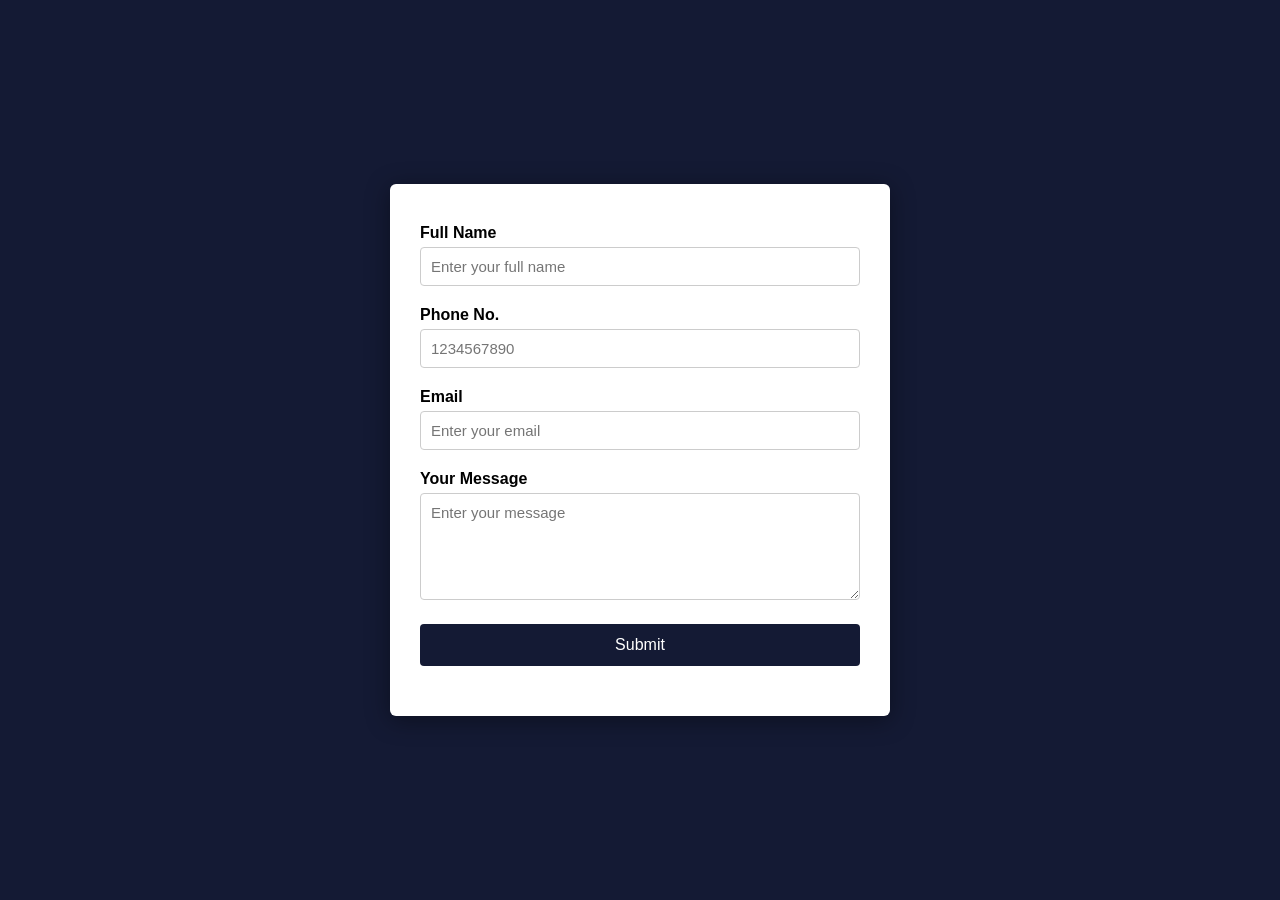
<file: form-validetion/index.html>
<!DOCTYPE html>
<html lang="en">
<head>
    <meta charset="UTF-8">
    <meta name="viewport" content="width=device-width, initial-scale=1.0">
    <title>Form Validation</title>
    <link rel="stylesheet" href="style.css">
</head>
<body>

<div class="container">
    <form id="contact-form">

        <div class="input-group">
            <label>Full Name</label>
            <input type="text" id="contact-name" placeholder="Enter your full name">
            <span class="error" id="name-error"></span>
        </div>

        <div class="input-group">
            <label>Phone No.</label>
            <input type="tel" id="contact-phone" placeholder="1234567890">
            <span class="error" id="phone-error"></span>
        </div>

        <div class="input-group">
            <label>Email</label>
            <input type="email" id="contact-email" placeholder="Enter your email">
            <span class="error" id="email-error"></span>
        </div>

        <div class="input-group">
            <label>Your Message</label>
            <textarea rows="5" id="contact-message" placeholder="Enter your message"></textarea>
            <span class="error" id="message-error"></span>
        </div>

        <button type="submit">Submit</button>
        <span id="submit-error" class="submit-error"></span>

    </form>
</div>

<script src="form.js"></script>
</body>
</html>
</file>
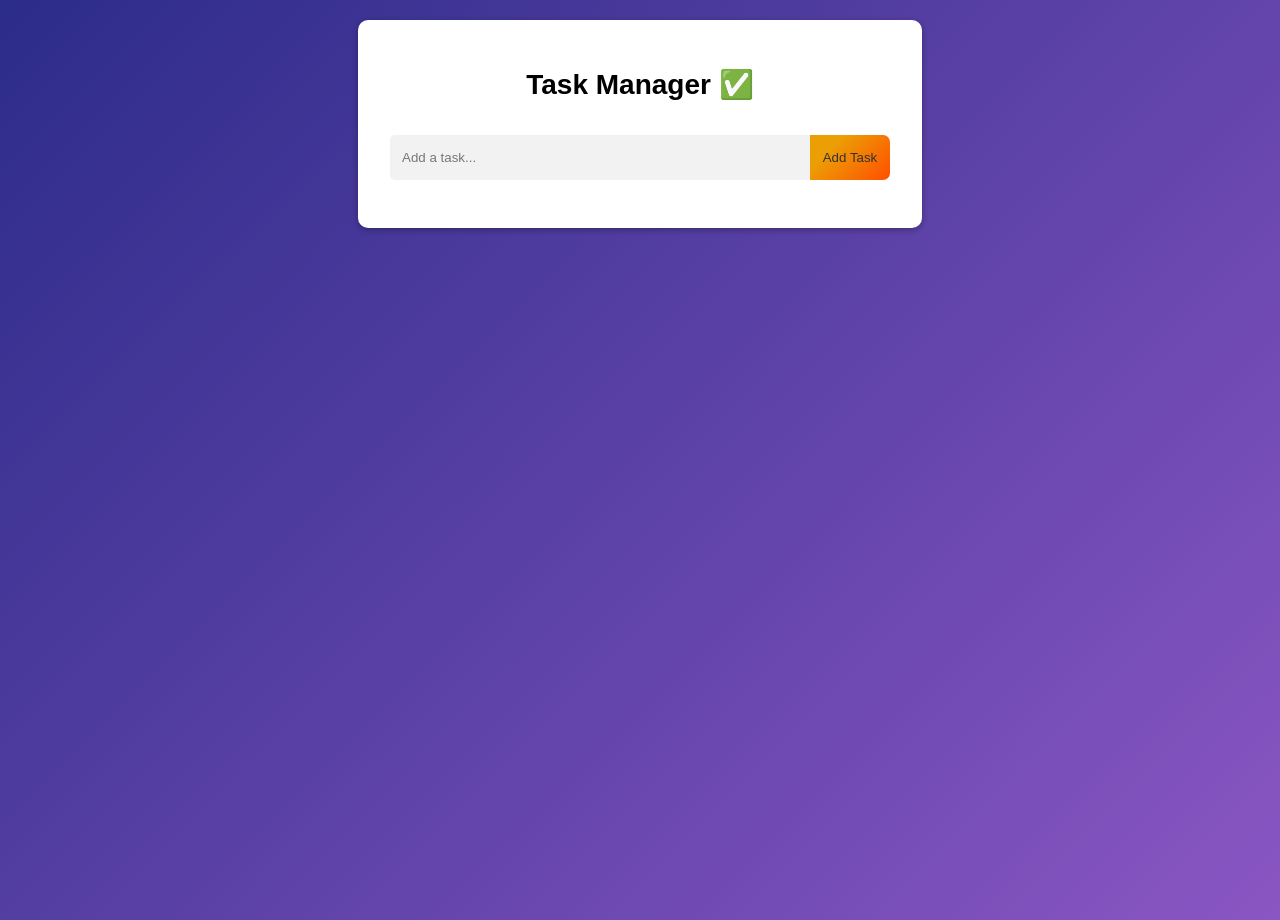
<file: task/index.html>
<!DOCTYPE html>
<html lang="en">

<head>
  <meta charset="UTF-8">
  <meta name="viewport" content="width=device-width, initial-scale=1.0">
  <title>Task Manager</title>
  <link rel="stylesheet" href="style.css">
</head>

<body>
    <section class="taskManager">
        <header class="card">
          <h1>Task Manager ✅</h1>
          <form id="taskForm" >
            <input type="text" id="taskInput" placeholder="Add a task...">
            <button type="submit">Add Task</button>
          </form>
        </header>
      
        <section id="taskContainer"></section>
    </section>
    <div class="confirm">
        <h1>Confirm your action</h1>
        <p>Are you <strong>really</strong> sure that you want to delete this task?</p>
        <button class="cancel">Cancel</button>
        <button autofocus class="confirmed">Confirm</button>
    </div>
  <script src="script.js"></script>
</body>

</html>
</file>
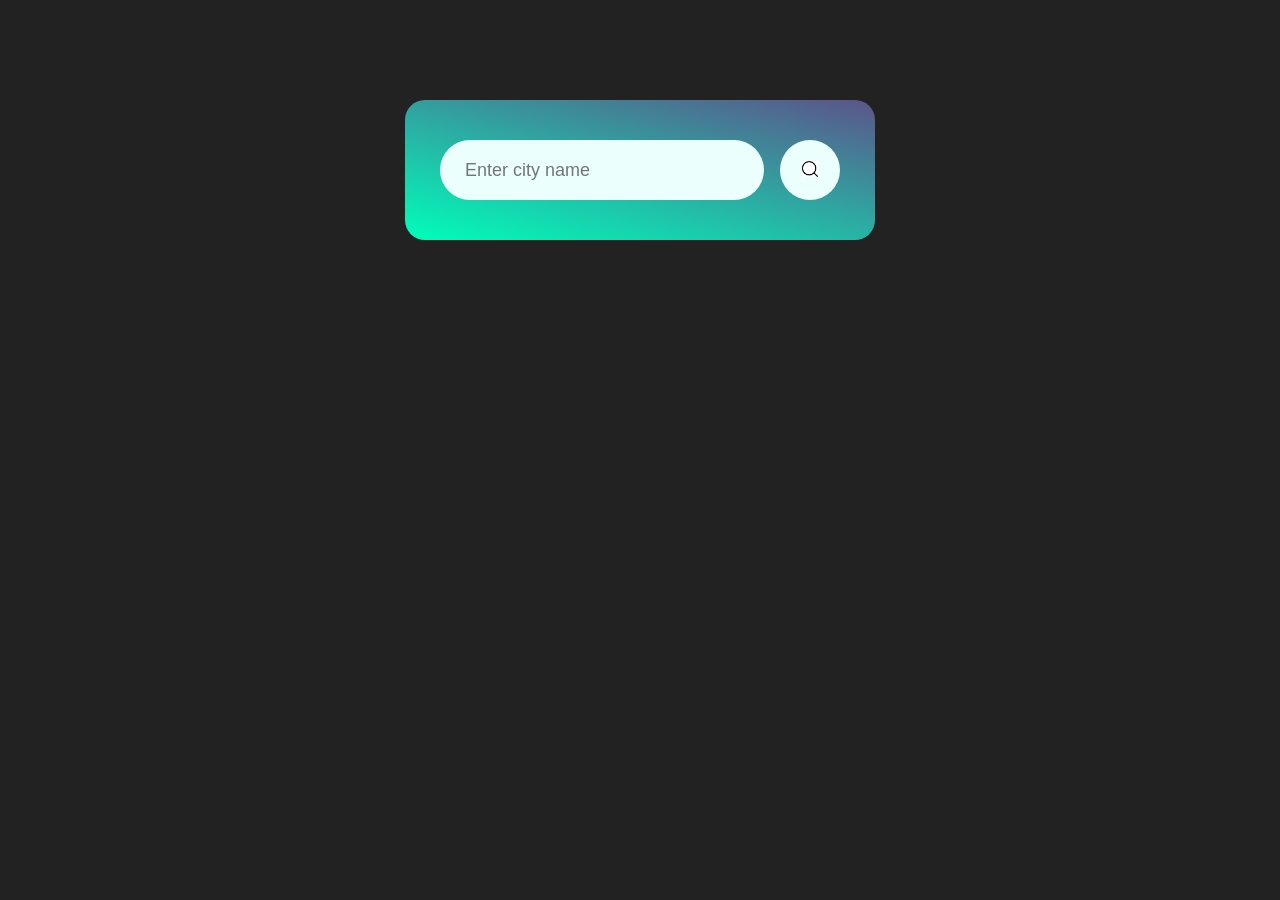
<file: weather-app/index.html>
<!DOCTYPE html>
<html lang="en">
<head>
    <meta charset="UTF-8">
    <meta name="viewport" content="width=device-width, initial-scale=1.0">
    <title>Weather</title>
    <link rel="stylesheet" href="weather.css">
</head>
<body>
    <div class="card">
        <div class="search">
            <input type="text" placeholder="Enter city name" spellcheck="false">
            <button><img src="search.png" ></button>
        </div>
        <div class="error">
            <p>Invalid city name
            </p>
        </div>
        <div class="weather">
            <img src="rain-removebg-preview.png" class="weather-icon">
            <h1 class="temp">22°C</h1>
            <h2 class="city">Bharatpur</h2>
            <div class="details">
                <div class="col">
                    <img src="humidity-removebg-preview.png" alt="">
                    <div><p class="humidity">50%</p>
                      <p>Humidity</p>
                    </div>
                </div>
                <div class="col">
                    <img src="wind-removebg-preview.png" alt="">
                    <div><p class="wind">15 km/h</p>
                      <p>Wind Speed</p>
                    </div>
                </div>
            </div>
        </div>
    </div>
   <script src="weather.js"></script> 
</body>
</html>
</file>
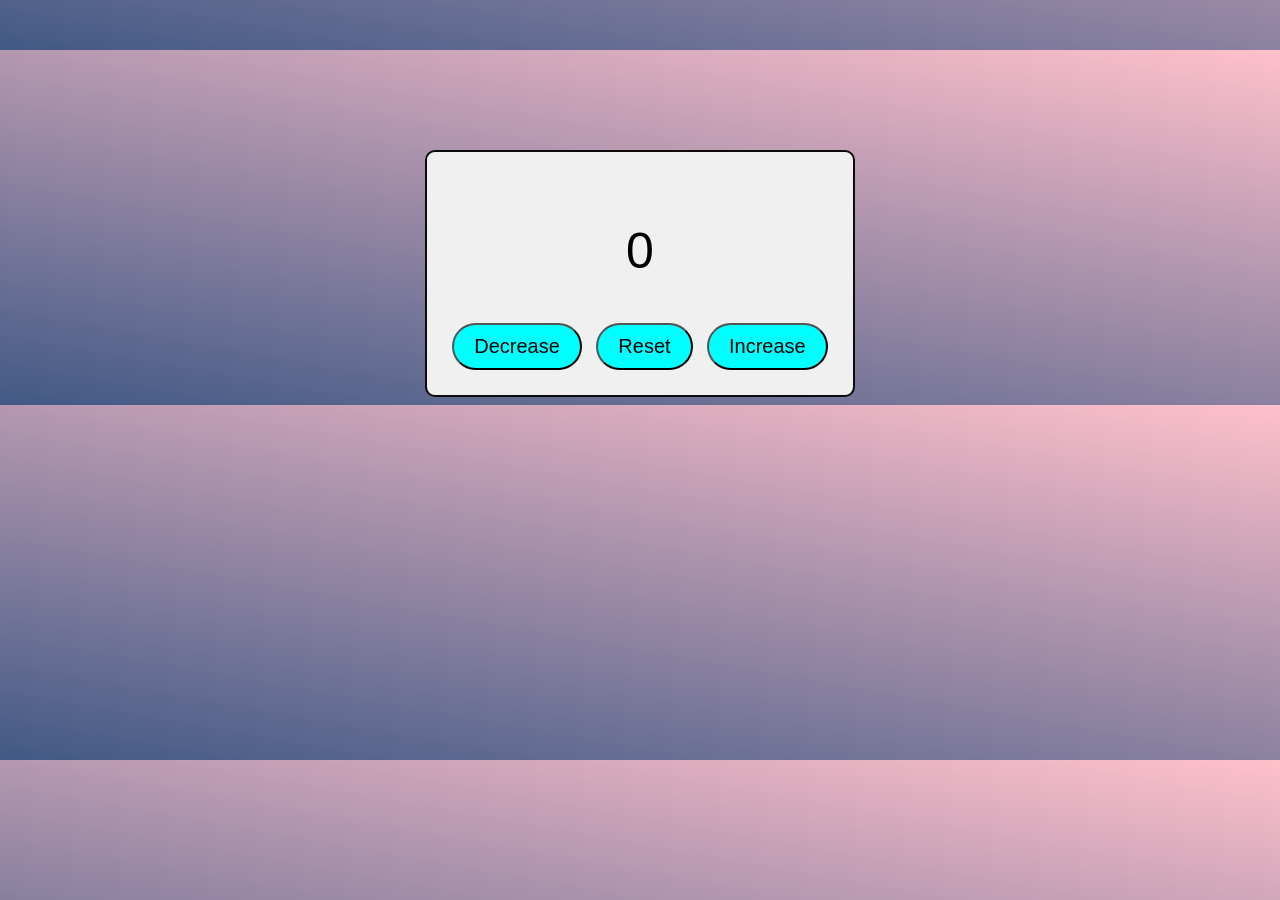
<file: counter.html>
<!DOCTYPE html>
<html lang="en">
<head>
    <meta charset="UTF-8">
    <meta name="viewport" content="width=device-width, initial-scale=1.0">
    <title>Document</title>
    <link rel="stylesheet" href="counter.css">
</head>
<body>
    <section id = "counterSection">
    <label id = "countLabel">0</label><br>
    <button id ="decreaseBtn">Decrease </button>
    <button id ="resetBtn">Reset</button>
    <button id ="increaseBtn">Increase </button>
    </section>

    <script src="counter.js"></script>
</body>
</html>
</file>
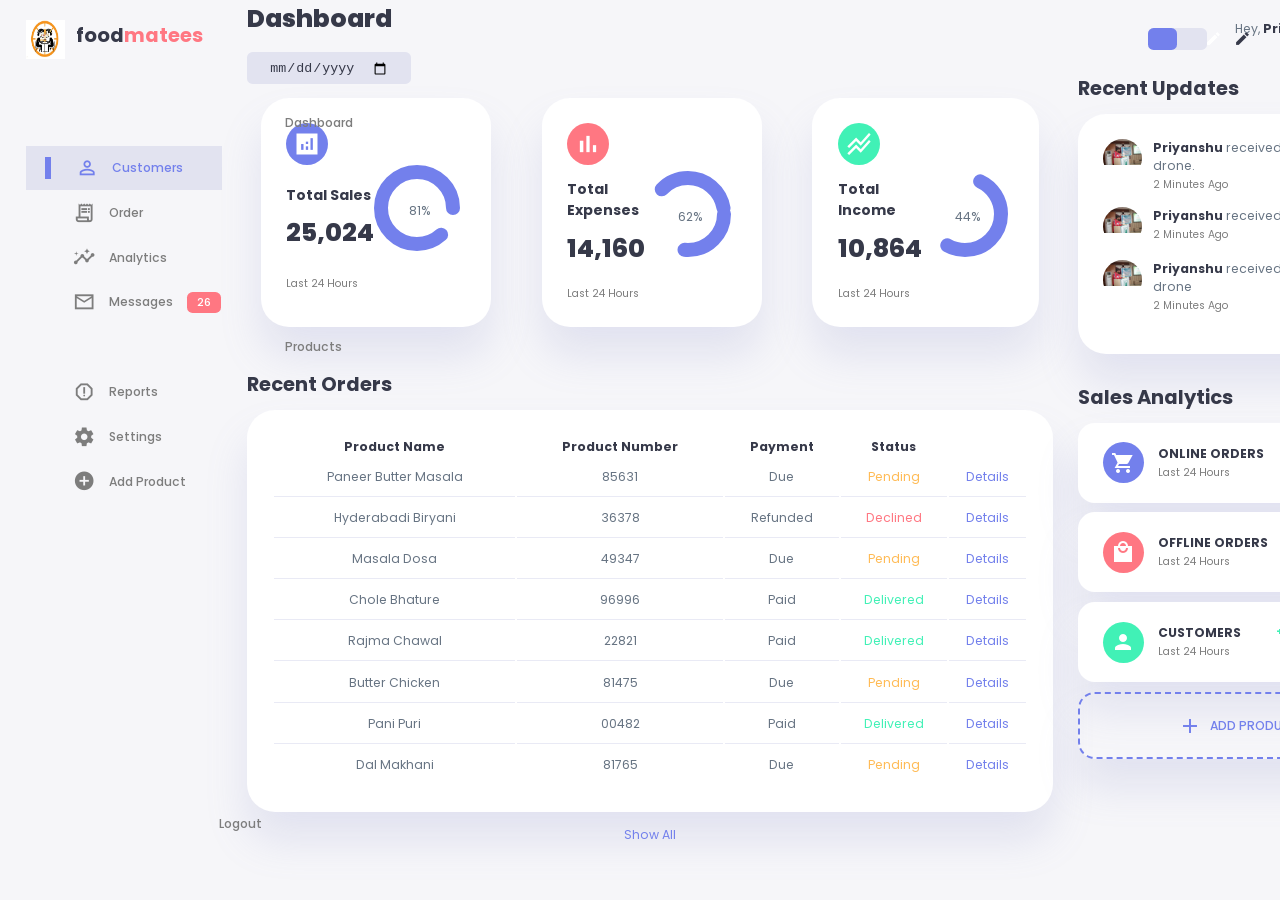
<file: dashbord/Dashbord.html>
<!DOCTYPE html>
<html lang="en">
<head>
    <meta charset="UTF-8">
    <meta name="viewport" content="width=device-width, initial-scale=1.0">
    <title>Dashboard</title>
    <link rel="stylesheet" href="Dashbord.css">
    <link href="https://fonts.googleapis.com/icon?family=Material+Icons+Sharp" rel="stylesheet">
</head>
<body>
    <div class="container">
        <aside>
            <div class="top">
                <div class="logo">
                    <img src="Logo.jpg" alt="Logo">
                    <h2>food<span class="danger">matees</span></h2>
                </div>
            </div>
                <div class="close" id="close-btn">
                    <span class="material-icons-sharp">close</span>
                </div>
                <div class="sidebar">
                    <a href="#">
                        <span class="material-icons-sharp">grid_view</span>
                        <h3>Dashboard</h3>
                    </a>
                    <a href="#" class="active">
                        <span class="material-icons-sharp">person_outline</span>
                        <h3>Customers</h3>
                    </a>
                    <a href="#">
                        <span class="material-icons-sharp">receipt_long</span>
                        <h3>Order</h3>
                    </a>
                    <a href="#">
                        <span class="material-icons-sharp">insights</span>
                        <h3>Analytics</h3>
                    </a>
                    <a href="#">
                        <span class="material-icons-sharp">mail_outline</span>
                        <h3>Messages</h3>
                        <span class="message-count">26</span>
                    </a>
                    <a href="#">
                        <span class="material-icons-sharp">inventory</span>
                        <h3>Products</h3>
                    </a>
                    <a href="#">
                        <span class="material-icons-sharp">report_gmailerrorred</span>
                        <h3>Reports</h3>
                    </a>
                    <a href="#">
                        <span class="material-icons-sharp">settings</span>
                        <h3>Settings</h3>
                    </a>
                    <a href="#">
                        <span class="material-icons-sharp">add_circle</span>
                        <h3>Add Product</h3>
                    </a>
                    <a href="#">
                        <span class="material-icons-sharp">logout</span>
                        <h3>Logout</h3>
                    </a>
                </div>
            
        </aside>
    
    <!-- /* MAIN */ -->
    <main>
        <h1>Dashboard</h1>
        <div class="date">
            <input type="date">
        </div>
        <div class="insights">
            <div class="sales">
                <span class="material-icons-sharp">analytics</span>
                <div class="middle">
                    <div class="left">
                        <h3>Total Sales</h3>
                        <h1>25,024</h1>
                    </div>
                    <div class="progress">
                        <svg>
                            <circle cx="38" cy="38" r="36"></circle>
                        </svg>
                        <div class="number">
                            <p>81%</p>
                        </div>
                    </div>
                </div>
                <small class="text-muted">Last 24 Hours</small>
            </div>
             <!--------- end of sales --------->
            <div class="expenses">
                <span class="material-icons-sharp">bar_chart</span>
                <div class="middle">
                    <div class="left">
                        <h3>Total Expenses</h3>
                        <h1>14,160</h1>
                    </div>
                    <div class="progress">
                        <svg>
                            <circle cx="38" cy="38" r="36"></circle>
                        </svg>
                        <div class="number">
                            <p>62%</p>
                        </div>
                    </div>
                </div>
                <small class="text-muted">Last 24 Hours</small>
            </div>
             <!--------- end of expenses --------->
            <div class="income">
                <span class="material-icons-sharp">stacked_line_chart</span>
                <div class="middle">
                    <div class="left">
                        <h3>Total Income</h3>
                        <h1>10,864</h1>
                    </div>
                    <div class="progress">
                        <svg>
                            <circle cx="38" cy="38" r="36"></circle>
                        </svg>
                        <div class="number">
                            <p>44%</p>
                        </div>
                    </div>
                </div>
                <small class="text-muted">Last 24 Hours</small>
            </div>
             <!--------- end of income --------->
        </div>
        <!--------- end of insights --------->
         <div class="recent-orders">
            <h2>Recent Orders</h2>
            <table>
                <thead>
                    <tr>
                        <th>Product Name</th>
                        <th>Product Number</th>
                        <th>Payment</th>
                        <th>Status</th>
                        <th></th>
                    </tr>
                </thead>
                <tbody>
                    

                </tbody>

            </table>
            <a href="#">Show All</a>
        </div>
    </main>
    <!--------- end of main --------->
    <div class="right">
        <div class="top">
            <button id="menu-btn">
                <span class="material-icons-sharp">menu</span>
            </button>
            <div class="theme-toggler">
                <span class="material-icons-sharp active">light_mode</span>
                <span class="material-icons-sharp" >dark_mode</span>
            </div>
            <div class="profile">
                <div class="info">
                    <p>Hey, <b>Priyanshu</b></p>
                    <small class="text-muted">Admin</small>
                </div>
                <div class="profile-photo">
                    <img src="is.jpg" alt="Profile Photo">
                </div>
            </div>
        </div>
            <div class="recent-updates">
                <h2>Recent Updates</h2>
                <div class="updates">
                    <div class="update">
                        <div class="profile-photo">
                            <img src="is.jpg" alt="Profile Photo">
                        </div>
                        <div class="message">
                            <p><b>Priyanshu</b> received his order of drone. </p>
                            <small class="text-muted">2 Minutes Ago</small>
                        </div>
                    </div>
                    <div class="update">
                        <div class="profile-photo">
                            <img src="is.jpg" alt="Profile Photo">
                        </div>
                        <div class="message">
                            <p><b>Priyanshu</b> received his order</p>
                            <small class="text-muted">2 Minutes Ago</small>
                        </div>
                    </div>
                    <div class="update">
                        <div class="profile-photo">
                            <img src="is.jpg" alt="Profile Photo">
                        </div>
                        <div class="message">
                            <p><b>Priyanshu</b> received his order of drone</p>
                            <small class="text-muted">2 Minutes Ago</small>
                        </div>
                    </div>       
                </div>
            </div>
                <!--------- end of recent updates --------->
            <div class="sales-analytics">
                <h2>Sales Analytics</h2>
                <div class="item online">
                    <div class="icon">
                        <span class="material-icons-sharp">shopping_cart</span>
                    </div>
                    <div class="right">
                        <div class="info">
                            <h3>ONLINE ORDERS</h3>
                            <small class="text-muted">Last 24 Hours</small>
                        </div>
                        <h5 class="success">+39%</h5>
                        <h3>3849</h3>
                    </div>
                </div>
                <div class="item offline">
                    <div class="icon">
                        <span class="material-icons-sharp">local_mall</span>
                    </div>
                    <div class="right">
                        <div class="info">
                            <h3>OFFLINE ORDERS</h3>
                            <small class="text-muted">Last 24 Hours</small>
                        </div>
                        <h5 class="danger">+9%</h5>
                        <h3>1204</h3>
                    </div>
                </div>
                <div class="item customers">
                    <div class="icon">
                        <span class="material-icons-sharp">person</span>
                    </div>
                    <div class="right">
                        <div class="info">
                            <h3>CUSTOMERS</h3>
                            <small class="text-muted">Last 24 Hours</small>
                        </div>
                        <h5 class="success">+25%</h5>
                        <h3>1204</h3>
                    </div>
                </div>
                <div class="item add-product">
                    <div class="icons">
                        <span class="material-icons-sharp">add</span>
                        <h3>ADD PRODUCT</h3>
                    </div>
                </div>
            </div>
        </div>
    </div>
   <script src="Dashbord.js"></script> 
</body>
</html>
</file>
<file: form-validetion/style.css>
* {
    margin: 0;
    padding: 0;
    box-sizing: border-box;
    font-family: Arial, sans-serif;
}

.container {
    width: 100%;
    height: 100vh;
    background: #141a34;
    display: flex;
    align-items: center;
    justify-content: center;
}

form {
    width: 90%;
    max-width: 500px;
    padding: 40px 30px;
    background: #fff;
    border-radius: 6px;
    box-shadow: 0 4px 25px rgba(0, 0, 0, 0.4);
}

.input-group {
    margin-bottom: 20px;
    position: relative;
}

.input-group label {
    display: block;
    margin-bottom: 5px;
    font-weight: 600;
}

.input-group input,
.input-group textarea {
    width: 100%;
    padding: 10px;
    border: 1px solid #ccc;
    border-radius: 4px;
    font-size: 15px;
}

.input-group input:focus,
.input-group textarea:focus {
    border-color: #141a34;
    outline: none;
}

.error {
    font-size: 13px;
    color: red;
    position: absolute;
    right: 5px;
    bottom: -18px;
}

button {
    width: 100%;
    padding: 12px;
    background: #141a34;
    color: white;
    border: none;
    border-radius: 4px;
    cursor: pointer;
    font-size: 16px;
}

button:hover {
    background: #0e1226;
}

.submit-error {
    display: block;
    text-align: center;
    margin-top: 10px;
    color: red;
}
</file>
<file: task/style.css>
body {
    font-family: Arial, sans-serif;
    background: linear-gradient(135deg, #2c2c8a, #8a56c2);
    margin: 0;
    padding: 0;
    text-align: center;
    height: 100vh;
}

header {
    background-color: #009688;
    padding: 20px;
    text-align: center;
    color: #fff;
}

.card {
    background-color: #fff;
    width: 500px;
    margin: 20px auto;
    padding: 3rem 2rem;
    border-radius: 10px;
    box-shadow: 0 2px 6px rgba(0, 0, 0, 0.3);
    color: #333;
}

h1 {
    color: #000;
    font-size: 28px;
    margin: 0 0 1.2em 0;
}

#taskForm {
    display: flex;
    justify-content: center;
    align-items: center;
    margin-top: 10px;
}

h3 {
    margin-top: 0;
}

.task-input {
    display: flex;
    align-items: center;
}

#taskInput {
    flex: 1;
    padding: 15px 12px;
    margin-right: 10px;
    border: none;
    background-color: #f2f2f2;
    color: #333;
    border-radius: 5px 0 0 5px;
    transition: background-color 0.3s ease;
}

#taskInput::placeholder {
    color: #777;
}

#taskInput:focus {
    outline: none;
    background-color: #e6e6e6;
}


button[type="submit"] {
    background-color: #ff4e00;
    background-image: linear-gradient(315deg, #ff4e00 0%, #ec9f05 74%);
    color: #333;
    padding: 15px 7px;
    border: none;
    border-radius: 0 7px 7px 0;
    margin-left: -15px;
    cursor: pointer;
    width: 5rem;
}


button:hover {
    background-color: #a4508b;
background-image: linear-gradient(326deg, #a4508b 0%, #5f0a87 74%);
color: #fff;
}

#taskContainer {
    display: flex;
    flex-wrap: wrap;
    margin: 20px;
}

.taskCard {
    display: flex;
    flex-direction: column;
    justify-content: center;
    align-items: stretch;
    background-color: #ffffff;
    box-shadow: 5px 5px 20px rgba(203, 205, 211, 0.1);
    padding: 16px;
    top: 1rem;
    width: 250px;
    min-height: 175px;
    margin: 15px;
    border-radius: 4px;
    transition: box-shadow 0.3s ease;
}

.taskCard.completed {
    background: linear-gradient(to bottom right, #B0DB7D 40%, #99DBB4 100%);
}

.taskCard.pending {
    background: linear-gradient(to bottom left, #EF8D9C 40%, #FFC39E 100%);
}

.taskCard:hover {
    box-shadow: 0 4px 8px rgba(0, 0, 0, 0.1);
}

.taskCard p {
    margin: 0;
    font-size: 1.2rem;
    color: #fff;
    word-wrap: break-word;
}

.taskCard .status {
    margin-top: 10px;
    font-size: 14px;
    font-size: 1.1em;
    font-weight: 100;
    color: #5e5e5e;
    letter-spacing: 1px;
}

/* =========================== */
/*    Task button styling      */
/* =========================== */

.button-box {
    background: #FCFCFC;
    border-radius: 20px;
    outline: 0;
    border: none;
    box-shadow: 2px 2px 10px rgba(119, 119, 119, 0.5);
    transition: all 0.5s ease-in-out;
    margin-top: 1rem;
    padding: 12px 10px;
}

.button-box:hover {
    background: #efefef;
    transform: scale(1.05);
    transition: all 0.3s ease-in-out;
    cursor: pointer;;
}

.green {
    color: #4ec07d;
}

.red {
    color: #e96075;
}

.button-box span {
    font-size: 0.9em;
    font-weight: 100;
    letter-spacing: 3px;
    padding-top: 5px;
    /* color: #FCFCFC; */
    padding-bottom: 5px;
    text-transform: uppercase;
}

/* =========================== */
/* Confirmation popup styling */
/* =========================== */

.overlay {
    position: relative;
}

.overlay::before {
    content: "";
    position: absolute;
    top: 0;
    left: 0;
    width: 100%;
    height: 100%;
    background: rgba(0, 0, 0, 0.9);
}

@keyframes fade {
    from {
        opacity: 0;
        transform: translate(-50%, -50%) scale(0.8);
    }

    to {
        opacity: 1;
        transform: translate(-50%, -50%) scale(1);
    }
}

.confirm {
    display: none;
    position: absolute;
    top: 50%;
    left: 50%;
    transform: translate(-50%, -50%);
    width: 80%;
    min-width: 280px;
    max-width: 500px;
    height: auto;
    background: #E2E2E2;
    border-radius: 10px;
    padding: 0;
    margin: 0;
    border-top: 1px solid white;
    animation: fade 0.5s ease 1 forwards;
}

.confirm h1 {
    text-align: center;
    font-size: 1.2rem;
    margin: 1.5rem 1rem 0.5rem;
}

.confirm p {
    text-align: center;
    font-size: 1rem;
    margin: 0 2rem 4.5rem;
}

.confirm button {
    background: transparent;
    border: none;
    color: #1678E5;
    height: 3rem;
    font-size: 1rem;
    width: 50%;
    position: absolute;
    bottom: 0;
    cursor: pointer;
}

.confirm button:nth-of-type(1) {
    border-top: 1px solid #B4B4B4;
    border-right: 1px solid #B4B4B4;
    left: 0;
    border-radius: 0 0 0 10px;
}

.confirm button:nth-of-type(2) {
    border-top: 1px solid #B4B4B4;
    right: 0;
    border-radius: 0 0 10px 0;
}

.confirm button:focus,
.confirm button:hover {
    font-weight: bold;
    background: #EFEFEF;
}

.confirm button:active {
    background: #D6D6D6;
}
</file>
<file: weather-app/weather.css>
*{
    margin: 0;
    padding: 0;
    font-family: 'Poppins', sans-serif;
    box-sizing: border-box;
}
body{
    background-color: #222;
}
.card{
    width: 90%;
    max-width: 470px;
    background: linear-gradient(13deg, #00feba, #5b548a);
    color: #fff;
    margin: 100px auto 0;
    border-radius: 20px;
    padding: 40px 35px;
    text-align: center;
}
.search{
    width: 100%;
    display: flex;
    align-items: center;
    justify-content: space-between;
}
.search input{
    border: 0;
    outline: 0;
    background: #ebfffc;
    color: #555;
    padding: 10px 25px;
    height: 60px;
    border-radius: 30px;
    flex: 1;
    margin-right:16px;
    font-size: 18px;
}
.search button{
    border: 0;
    outline: 0;
    background: #ebfffc;
    border-radius: 50%;
    width: 60px;
    height: 60px;
    cursor: pointer;
}
.search button img{
    width: 16px;
}
.weather-icon{
    width: 170px;
    margin-top: 30px;
}
.weather h1{
    font-size: 80px;
    font-weight: 500;
}
.weather h2{
    font-size: 45px;
    font-weight: 400;
    margin-top: -10px;
}
.details{
    display: flex;
    align-items: center;
    justify-content: space-between;
    padding: 0 20px;
    margin-top: 50px;
}
.col{
    display: flex;
    align-items: center;
    text-align: left;
}
.col img{
    width: 40px;
    margin-right: 10px;
}
.humidity, .wind{
    font-size: 28px;
    margin-top: -6px;
}
.weather{
    display: none;
}
.error{
    text-align: left;
    margin-left: 10px;
    font-size: 14px;
    margin-top: 10px;
    display: none;
    color: red;
}
</file>
<file: counter.css>
*{
    font-family: Arial, sans-serif;
    text-align: center;
    margin-top: 50px;
    
    
}
body{
    background: linear-gradient(10deg, rgb(65, 89, 133), pink);
}
#counterSection{
    background-color: #f0f0f0;
    padding: 20px;
    border-radius: 10px;
    display: inline-block;
    border: 2px solid #0c0c0c;
}
button{
    font-size: 20px;
    padding: 10px 20px;
    margin: 5px;
    background-color: aqua;
    cursor: pointer;
    border-radius: 30px;

}
    
#countLabel{
    font-size: 50px;
    margin-bottom: 20px;
    display: block;
}
</file>
<file: dashbord/Dashbord.css>
@import url('https://fonts.googleapis.com/css2?family=Poppins:wght@300;400;500;600;700;800&display=swap');

:root {
    --color-primary: #7380ec;
    --color-deanger: #ff7782;
    --color-success: #41f1b6;
    --color-warning: #ffbb55;
    --color-white: #fff;
    --color-info-dark: #7d7d7d;
    --color-info-light: #dce1eb;
    --color-dark: #363949;
    --color-light: rgba(132, 139, 200,0.18);
    --color-primary-variant:#111e88;
    --color-dark-variant:#677483;
    --color-background: #f6f6f9;

    --card-border-radius: 2rem;
    --border-radius-1: 0.4rem;
    --border-radius-2: 0.8rem;
    --border-radius-3: 1.2rem;

    --card-padding: 1.8rem;
    --padding-1: 1.2rem;

    --box-shadow: 0 2rem 3rem var(--color-light);


}
.dark-theme-variables{
    --color-background: #181a1e;
    --color-white: #202528;
    --color-dark: #fff;
     --color-light: rgba(0, 0, 0,0.4);
     --color-dark-variant:#a3bdcc;
     --box-shadow:0 2rem 3rem var(--color-light);
}
*{
    margin: 0;
    padding: 0;
    outline: 0;
    appearance: none;
    border:0;
    text-decoration: none;
    box-sizing: border-box;
    list-style: none;
}
html{
    font-size : 14px;
}
body{
    width: 100vw;
    height: 100vh;
    font-family: poppins, sans-serif;
    font-size: 0.88rem;
    background-color: var(--color-background);
    user-select: none;
    overflow-x: hidden;
    color: var(--color-dark);
}
.container{
    width: 96%;
    margin: 0 auto;
    display: grid;
    gap: 1.8rem;
    grid-template-columns: 14rem auto 23rem;

}
a{
    color:var(--color-dark);
}
img{
    display: block;
    width: 100%;
}
h1{
    font-weight: 800;
    font-size: 1.8rem;
}
h2{
    
    font-size: 1.4rem;
}
h3{
    
    font-size: 0.87rem;
}
h4{
    
    font-size: 0.8rem;
}
h5{
    font-size: 0.77rem;
}
small{
    font-size: 0.75rem;
}
.profile-photo{
    width: 2.8rem;
    height: 2.8rem;
    border-radius: 50%;
    overflow-x: hidden;
}
.text-muted{
    color: var(--color-info-dark);
}
p{
    color: var(--color-dark-variant);
}
b{
    color: var(--color-dark);
}
.primary{
    color: var(--color-primary);
}
.danger{
    color: var(--color-deanger);
}
.success{
    color: var(--color-success);
}
.warning{
    color: var(--color-warning);
}
aside{
    height: 100vh;

}
aside .top{
    display: flex;
    align-items: center;
    justify-content: space-between;
    margin-top: 1.4rem;

}
aside .logo{
    display: flex;
    gap: 0.8rem;
    
}
aside .logo img{
    width: 2.8rem;
    height: 2.8rem;
}
aside .close{
    display: none;
}
/* Sidebar */
aside .sidebar{
    display: flex;
    flex-direction: column;
    height: 86vh;
    position: relative;
    top:3rem;
}
aside h3{
    font-weight: 500;

}
aside .sidebar a{
    display: flex;
    align-items: center;
    gap: 1rem;
    padding: 0.8rem 1.4rem;
    color: var(--color-info-dark);
    font-weight: 500;
    margin-left: 2rem;
    position: relative;
    height: 3.2rem;
    transition: all 300ms ease;
}
aside .sidebar a span{
    font-size: 1.6rem;
    transition: all 300ms ease;
}
aside .sidebar a:last-child{
   position: absolute;
   bottom: 2rem;
   width: 100%;
}
aside .sidebar a.active{
    background: var(--color-light);
    color: var(--color-primary);
    margin-left: 0;
}
aside .sidebar a.active:before{
    content: '';
    width: 6px;
    height: 100%;
    background: var(--color-primary);
}
aside .sidebar a.active span{
    color: var(--color-primary);
    margin-left: calc(1rem - 3px);
}
aside .sidebar a:hover{
    color: var(--color-primary);
}
aside .sidebar a:hover span{
    margin-left: 1rem;
}
aside .sidebar .message-count{
    background: var(--color-deanger);
    color: var(--color-white);
    padding: 2px 10px;
    font-size: 11px;
    border-radius: var(--border-radius-1);
}

/* -------------main-------------- */
main{
    margin-top: 1..4rem;
}
main .date{
    display: inline-block;
    background: var(--color-light);
    border-radius: var(--border-radius-1);
    margin-top: 1rem;
    padding: 0.5rem 1.6rem;
}
main .date input[type='date']{
    background: transparent;
    border:0;
    color: var(--color-dark);
}
main .insights{
    display: grid;
    grid-template-columns: repeat(3, 1fr);
    gap: 1.6rem;
}
main .insights > div{
    background: var(--color-white);
    padding: var(--card-padding);
    border-radius: var(--card-border-radius);
    margin: 1rem;
    box-shadow: var(--box-shadow);
    transition: all 300ms ease;
}
main .insights > div:hover{
    box-shadow: none;
}
main .insights > div span{
    padding: 0.5rem;
    background: var(--color-primary);
    border-radius: 50%;
    color: var(--color-white);
    font-size: 2rem;
}
main .insights > div.expenses span{
    background: var(--color-deanger);
}
main .insights > div.income span{
    background: var(--color-success);
}
main .insights > div .middle{
    display: flex;
    align-items: center;
    justify-content: space-between;
}
main .insights h3{
    margin: 1rem 0 0.6rem;
    font-size: 1rem;
}
main .insights .progress{
    position: relative;
    width: 92px;
    height: 92px;
    border-radius: 50%;
}
main .insights svg{
    width: 7rem;
    height: 7rem;
}
main .insights svg circle{
    fill: none;
    stroke: var(--color-primary);
    stroke-width: 14px;
    stroke-linecap: round;
    transform: translate(5px, 5px);
    stroke-dasharray: 110;
    stroke-dashoffset: 92;
}
main .insights .sales svg circle{
    stroke-dashoffset: -30;
    stroke-dasharray: 200;
}
main .insights .expenses svg circle{
    stroke-dashoffset: 20;
    stroke-dasharray: 80;
}
main .insights .income svg circle{
    stroke-dashoffset: 35;
    stroke-dasharray: 110;
}
main .insights .progress .number{
    position: absolute;
    top:0;
    left: 0;
    height: 100%;
    width: 100%;
    display: flex;
    align-items: center;
    justify-content: center;
}
main .insights small{
    margin-top: 1.3rem;
    display: block;
}
main .recent-orders{
    margin-top: 2rem;
}
main .recent-orders h2{
    margin-bottom: 0.8rem;
}
main .recent-orders table{
    width: 100%;
    background: var(--color-white);
    border-radius: var(--card-border-radius);
    padding: var(--card-padding);
    text-align: center;
    box-shadow: var(--box-shadow);
    transition: all 300ms ease;
}
main .recent-orders table:hover{
    box-shadow: none;
}
main table tbody td{
    height: 2.8rem;
    border-bottom: 1px solid var(--color-light);
    color: var(--color-dark-variant);
}
main table tbody tr:last-child td{
    border: none;
}
main a{
    text-align: center;
    display: block;
    margin: 1rem auto;
    color: var(--color-primary);
}
.right{
    margin-top: 1.4rem;
}
.right .top{
    display: flex;
    align-items: center;
    justify-content: end;
    gap :2rem;
}
.right .top button{
    display: none;
}
.right .theme-toggler{
    display: flex;
    align-items: center;
    gap: 0.6rem;
    background: var(--color-light);
    justify-content: space-between;
    height: 1.6rem;
    width: 4.2rem;
    cursor: pointer;
    border-radius: var(--border-radius-1);
}
.right .theme-toggler span{
    font-size: 1.2rem;
    width: 50%;
    height: 100%;
    display: flex;
    align-items: center;
    justify-content: center;
}
.right .theme-toggler span.active{
    background: var(--color-primary);
    color: white;
    border-radius: var(--border-radius-1);
}
.right .top .profile{
    display: flex;
    text-align: right;
    gap: 2rem;
}
.right .recent-updates{
    margin-top: 1rem;
}
.right .recent-updates h2{
    margin-bottom: 0.8rem;
}
.right .recent-updates .updates{
    background: var(--color-white);
    padding: var(--card-padding);
    border-radius: var(--card-border-radius);
    box-shadow: var(--box-shadow);
    transition: all 300ms ease;
}
.right .recent-updates .updates:hover{
    box-shadow: none;
}
.right .recent-updates .updates .update{
    display: grid;
    grid-template-columns: 2.6rem auto;
    gap: 1rem;
    margin-bottom: 1rem;
}
.right .sales-analytics{
    margin-top: 2rem;
}
.right .sales-analytics h2{
    margin-bottom: 0.8rem;
}
.right .sales-analytics .item{
    background: var(--color-white);
    display: flex;
    align-items: center;
    gap: 1rem;
    margin-bottom: 0.7rem;
    padding: 1.4rem var(--card-padding);
    border-radius: var(--border-radius-3);
    box-shadow: var(--box-shadow);
    transition: all 300ms ease;
}
.right .sales-analytics .item:hover{
    box-shadow: none;
}
.right .sales-analytics .item .right{
    display: flex;
    justify-content: space-between;
    align-items: start;
    margin: 0;
    width: 100%;
}
.right .sales-analytics .item .icon{
    padding: 0.6rem;
    color: var(--color-white);
    border-radius: 50%;
    background: var(--color-primary);
    display: flex;
}
.right .sales-analytics .item.offline .icon{
    background: var(--color-deanger);
}
.right .sales-analytics .item.customers .icon{
    background: var(--color-success);
}
.right .sales-analytics .add-product{
    background-color: transparent;
    border: 2px dashed var(--color-primary);
    color: var(--color-primary);
    display: flex;
    align-items: center;
    justify-content: center;
}
.right .sales-analytics .add-product div{
    display: flex;
    align-items: center;
    gap: 0.6rem;
}
.right .sales-analytics .add-product div h3{
    font-weight: 500;
}
@media screen and (max-width:1200px){
    .container{
        width: 94%;
        grid-template-columns: 7rem auto 23rem;
    }
    aside .logo h2{
        display: none;
    }
    aside .sidebar h3{
        display: none;
    }
    aside .sidebar a{
        width: 5.5rem;
    }
    aside .sidebar a:last-child{
        position: relative;
        margin-top: 1,8rem;
    }
    main .insights{
        grid-template-columns: 1fr;
        gap :0;
    }
    main .recent-orders{
        width: 94%;
        position: absolute;
        left: 50%;
        transform: translateX(-50%);
        margin: 2rem 0 0 8.8rem;
    }
    main .recent-orders table{
        width: 83vw;
    }
    main table tbody tr td:last-child, main table tbody tr td:first-child{
        display: none;
    }
}
@media screen and (max-width:768px){
    .container{
        width: 100%;
        grid-template-columns: 1fr;
    }
    aside{
        position: fixed;
        left: -100%;
        background: var(--color-white);
        z-index: 3;
        width: 18rem;
        box-shadow: 1rem 3rem 4rem var(--color-light);
        height: 100vh;
        padding-right: var(--card-padding);
        display: none;
        animation: showMenu 300ms ease forwards;
    }
    @keyframes  showMenu{
        from{
            left: -100%;
        }
        to{
            left: 0;
        }
    }
    aside .logo{
        margin-left: 1rem ;
    }
    aside .logo h2{
        display: inline;
    }
    aside .sidebar h3{
        display: inline;
    }
    aside .sidebar a{
        width: 100%;
        height: 3.4rem;
    }
    aside .sidebar a:last-child{
        position: absolute;
        bottom: 5rem;
    }
    aside .close{
        display:inline-block;
        cursor: pointer;
    }
    main{
        margin-top: 8rem;
        padding: 0 1rem;
    }
    main .recent-orders{
        position: relative;
        margin: 3rem 0 0 0;
        width: 100%;
    }
    main .recent-orders table{
        width: 100%;
        margin: 0;
    }
    .right{
        width: 94%;
        margin: 0 auto 4rem;
    }
    .right .top{

        position :fixed;
        top: 0;
        left: 0;
        align-items: center;
        padding: 0 0.8rem;
        height: 4.6rem;
        background: var(--color-white);
        width: 100%;
        box-shadow: 0 1rem 1rem var(--color-light);
        z-index: 2;
        margin: 0;
    }
    .right .top .theme-toggler{
        width: 4.4rem;
        position: absolute;
        left: 66%;
    }
    .right .profile .info{
        display: none;
    }
    .right .top button{
        display: inline-block;
        background: transparent;
        cursor: pointer;
        color: var(--color-dark);
        position: absolute;
        left: 1rem;
    }
    .right .top button span{
        font-size: 2rem;

    }
}
</file>
